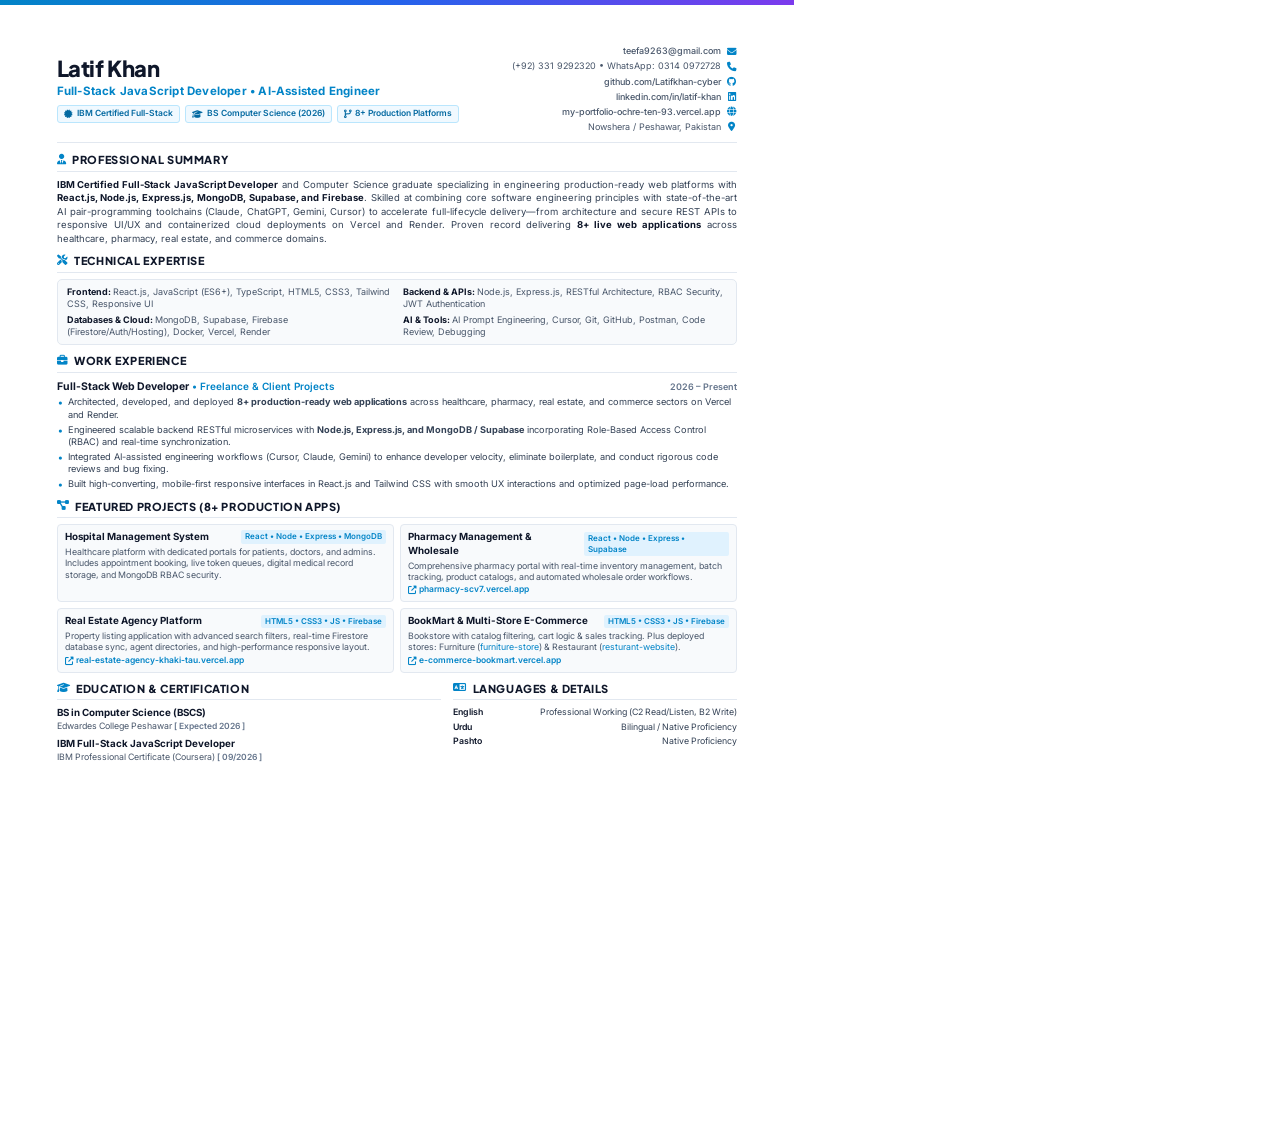
<file: cv.html>
<!DOCTYPE html>
<html lang="en">
<head>
  <meta charset="UTF-8" />
  <title>Latif Khan - Full-Stack Developer CV</title>
  <link rel="preconnect" href="https://fonts.googleapis.com" />
  <link rel="preconnect" href="https://fonts.gstatic.com" crossorigin />
  <link href="https://fonts.googleapis.com/css2?family=Inter:wght@300;400;500;600;700;800&family=Plus+Jakarta+Sans:wght@500;600;700;800&display=swap" rel="stylesheet" />
  <link rel="stylesheet" href="https://cdnjs.cloudflare.com/ajax/libs/font-awesome/6.5.0/css/all.min.css" />
  <style>
    @page {
      size: A4 portrait;
      margin: 0;
    }
    *, *::before, *::after {
      box-sizing: border-box;
      margin: 0;
      padding: 0;
    }
    html, body {
      width: 210mm;
      height: 297mm;
      background: #ffffff;
      color: #1e293b;
      font-family: 'Inter', sans-serif;
      font-size: 9.5px;
      line-height: 1.4;
      -webkit-print-color-adjust: exact;
      print-color-adjust: exact;
    }
    .cv-page {
      width: 210mm;
      height: 297mm;
      max-height: 297mm;
      padding: 12mm 15mm 10mm 15mm;
      margin: 0 auto;
      background: #ffffff;
      position: relative;
      overflow: hidden;
      display: flex;
      flex-direction: column;
      justify-content: space-between;
    }
    
    /* Top accent bar */
    .top-accent {
      position: absolute;
      top: 0;
      left: 0;
      right: 0;
      height: 5px;
      background: linear-gradient(90deg, #0284c7, #2563eb, #7c3aed);
    }

    /* Header */
    .cv-header {
      display: flex;
      justify-content: space-between;
      align-items: center;
      padding-bottom: 9px;
      border-bottom: 1.5px solid #e2e8f0;
      margin-bottom: 9px;
    }
    .header-left {
      flex: 1.1;
    }
    .name {
      font-family: 'Plus Jakarta Sans', sans-serif;
      font-size: 22px;
      font-weight: 800;
      color: #0f172a;
      letter-spacing: -0.4px;
      line-height: 1.1;
      margin-bottom: 3px;
    }
    .title {
      font-size: 11.5px;
      font-weight: 700;
      color: #0284c7;
      letter-spacing: 0.2px;
      margin-bottom: 6px;
    }
    .badges-row {
      display: flex;
      flex-wrap: wrap;
      gap: 5px;
    }
    .badge {
      display: inline-flex;
      align-items: center;
      gap: 4px;
      padding: 2px 6px;
      background: #f0f9ff;
      border: 1px solid #bae6fd;
      color: #0369a1;
      font-size: 8.5px;
      font-weight: 600;
      border-radius: 3px;
    }

    /* Contact details grid */
    .header-right {
      display: flex;
      flex-direction: column;
      gap: 2.5px;
      text-align: right;
      font-size: 9px;
      color: #475569;
    }
    .contact-item {
      display: inline-flex;
      align-items: center;
      justify-content: flex-end;
      gap: 5px;
    }
    .contact-item i {
      color: #0284c7;
      width: 11px;
      text-align: center;
      font-size: 9.5px;
    }
    .contact-item a {
      color: #475569;
      text-decoration: none;
      font-weight: 500;
    }

    /* Section Styling */
    .section {
      margin-bottom: 8px;
    }
    .section-title {
      font-family: 'Plus Jakarta Sans', sans-serif;
      font-size: 11px;
      font-weight: 800;
      color: #0f172a;
      text-transform: uppercase;
      letter-spacing: 0.6px;
      display: flex;
      align-items: center;
      gap: 6px;
      padding-bottom: 3px;
      border-bottom: 1px solid #e2e8f0;
      margin-bottom: 6px;
    }
    .section-title i {
      color: #0284c7;
      font-size: 10.5px;
    }

    /* Summary */
    .summary-text {
      color: #334155;
      font-size: 9.5px;
      line-height: 1.42;
      text-align: justify;
    }
    .summary-text strong {
      color: #0f172a;
      font-weight: 700;
    }

    /* Skills Grid */
    .skills-block {
      display: grid;
      grid-template-columns: 1fr 1fr;
      gap: 4px 12px;
      background: #f8fafc;
      padding: 6px 9px;
      border-radius: 5px;
      border: 1px solid #e2e8f0;
    }
    .skill-cat {
      font-size: 9px;
      line-height: 1.35;
    }
    .skill-cat-title {
      font-weight: 700;
      color: #0f172a;
    }
    .skill-cat-items {
      color: #475569;
    }

    /* Experience & Projects Items */
    .item-header {
      display: flex;
      justify-content: space-between;
      align-items: baseline;
      margin-bottom: 2px;
    }
    .item-title {
      font-size: 10.5px;
      font-weight: 700;
      color: #0f172a;
    }
    .item-company {
      font-size: 10px;
      font-weight: 600;
      color: #0284c7;
    }
    .item-date {
      font-size: 9px;
      font-weight: 600;
      color: #64748b;
    }
    
    .bullet-list {
      list-style: none;
      padding-left: 0;
    }
    .bullet-list li {
      position: relative;
      padding-left: 11px;
      margin-bottom: 2.5px;
      font-size: 9.2px;
      color: #334155;
      line-height: 1.35;
    }
    .bullet-list li::before {
      content: "•";
      position: absolute;
      left: 1px;
      color: #0284c7;
      font-weight: bold;
      font-size: 10px;
    }

    /* Projects Grid */
    .projects-container {
      display: grid;
      grid-template-columns: 1fr 1fr;
      gap: 6px;
    }
    .project-entry {
      padding: 5px 7px;
      background: #f8fafc;
      border-radius: 4px;
      border: 1px solid #e2e8f0;
    }
    .project-entry-top {
      display: flex;
      justify-content: space-between;
      align-items: center;
      margin-bottom: 2px;
    }
    .project-name {
      font-size: 9.8px;
      font-weight: 700;
      color: #0f172a;
    }
    .project-tech {
      font-size: 8px;
      font-weight: 600;
      color: #0284c7;
      background: #e0f2fe;
      padding: 1px 4px;
      border-radius: 2px;
    }
    .project-desc {
      font-size: 8.8px;
      color: #475569;
      line-height: 1.3;
    }
    .project-link-badge {
      display: inline-flex;
      align-items: center;
      gap: 2px;
      font-size: 8.5px;
      color: #0284c7;
      text-decoration: none;
      font-weight: 600;
      margin-top: 2px;
    }

    /* Multi-column layout for Education / Certs / Languages */
    .two-col-layout {
      display: grid;
      grid-template-columns: 1.15fr 0.85fr;
      gap: 12px;
    }

    .edu-cert-entry {
      margin-bottom: 4px;
    }
    .edu-cert-title {
      font-size: 9.8px;
      font-weight: 700;
      color: #0f172a;
    }
    .edu-cert-sub {
      font-size: 8.8px;
      color: #475569;
    }
    .edu-cert-date {
      font-size: 8.5px;
      font-weight: 600;
      color: #64748b;
    }
    
    .lang-item {
      display: flex;
      justify-content: space-between;
      font-size: 8.8px;
      margin-bottom: 2px;
      color: #334155;
    }
    .lang-name {
      font-weight: 600;
      color: #0f172a;
    }
  </style>
</head>
<body>

  <div class="cv-page">
    <div class="top-accent"></div>

    <!-- MAIN BODY WRAPPER -->
    <div>
      <!-- HEADER -->
      <header class="cv-header">
        <div class="header-left">
          <h1 class="name">Latif Khan</h1>
          <div class="title">Full-Stack JavaScript Developer &bull; AI-Assisted Engineer</div>
          <div class="badges-row">
            <span class="badge"><i class="fas fa-certificate"></i> IBM Certified Full-Stack</span>
            <span class="badge"><i class="fas fa-graduation-cap"></i> BS Computer Science (2026)</span>
            <span class="badge"><i class="fas fa-code-branch"></i> 8+ Production Platforms</span>
          </div>
        </div>
        <div class="header-right">
          <div class="contact-item">
            <a href="mailto:teefa9263@gmail.com">teefa9263@gmail.com</a>
            <i class="fas fa-envelope"></i>
          </div>
          <div class="contact-item">
            <span>(+92) 331 9292320 &bull; WhatsApp: 0314 0972728</span>
            <i class="fas fa-phone"></i>
          </div>
          <div class="contact-item">
            <a href="https://github.com/Latifkhan-cyber" target="_blank">github.com/Latifkhan-cyber</a>
            <i class="fab fa-github"></i>
          </div>
          <div class="contact-item">
            <a href="https://linkedin.com/in/latif-khan" target="_blank">linkedin.com/in/latif-khan</a>
            <i class="fab fa-linkedin"></i>
          </div>
          <div class="contact-item">
            <a href="https://my-portfolio-ochre-ten-93.vercel.app" target="_blank">my-portfolio-ochre-ten-93.vercel.app</a>
            <i class="fas fa-globe"></i>
          </div>
          <div class="contact-item">
            <span>Nowshera / Peshawar, Pakistan</span>
            <i class="fas fa-map-marker-alt"></i>
          </div>
        </div>
      </header>

      <!-- PROFESSIONAL SUMMARY -->
      <section class="section">
        <h2 class="section-title"><i class="fas fa-user-tie"></i> Professional Summary</h2>
        <p class="summary-text">
          <strong>IBM Certified Full-Stack JavaScript Developer</strong> and Computer Science graduate specializing in engineering production-ready web platforms with <strong>React.js, Node.js, Express.js, MongoDB, Supabase, and Firebase</strong>. Skilled at combining core software engineering principles with state-of-the-art AI pair-programming toolchains (Claude, ChatGPT, Gemini, Cursor) to accelerate full-lifecycle delivery—from architecture and secure REST APIs to responsive UI/UX and containerized cloud deployments on Vercel and Render. Proven record delivering <strong>8+ live web applications</strong> across healthcare, pharmacy, real estate, and commerce domains.
        </p>
      </section>

      <!-- TECHNICAL SKILLS -->
      <section class="section">
        <h2 class="section-title"><i class="fas fa-tools"></i> Technical Expertise</h2>
        <div class="skills-block">
          <div class="skill-cat">
            <span class="skill-cat-title">Frontend: </span>
            <span class="skill-cat-items">React.js, JavaScript (ES6+), TypeScript, HTML5, CSS3, Tailwind CSS, Responsive UI</span>
          </div>
          <div class="skill-cat">
            <span class="skill-cat-title">Backend & APIs: </span>
            <span class="skill-cat-items">Node.js, Express.js, RESTful Architecture, RBAC Security, JWT Authentication</span>
          </div>
          <div class="skill-cat">
            <span class="skill-cat-title">Databases & Cloud: </span>
            <span class="skill-cat-items">MongoDB, Supabase, Firebase (Firestore/Auth/Hosting), Docker, Vercel, Render</span>
          </div>
          <div class="skill-cat">
            <span class="skill-cat-title">AI & Tools: </span>
            <span class="skill-cat-items">AI Prompt Engineering, Cursor, Git, GitHub, Postman, Code Review, Debugging</span>
          </div>
        </div>
      </section>

      <!-- WORK EXPERIENCE -->
      <section class="section">
        <h2 class="section-title"><i class="fas fa-briefcase"></i> Work Experience</h2>
        <div>
          <div class="item-header">
            <div>
              <span class="item-title">Full-Stack Web Developer</span>
              <span class="item-company">&bull; Freelance &amp; Client Projects</span>
            </div>
            <span class="item-date">2026 – Present</span>
          </div>
          <ul class="bullet-list">
            <li>Architected, developed, and deployed <strong>8+ production-ready web applications</strong> across healthcare, pharmacy, real estate, and commerce sectors on Vercel and Render.</li>
            <li>Engineered scalable backend RESTful microservices with <strong>Node.js, Express.js, and MongoDB / Supabase</strong> incorporating Role-Based Access Control (RBAC) and real-time synchronization.</li>
            <li>Integrated AI-assisted engineering workflows (Cursor, Claude, Gemini) to enhance developer velocity, eliminate boilerplate, and conduct rigorous code reviews and bug fixing.</li>
            <li>Built high-converting, mobile-first responsive interfaces in React.js and Tailwind CSS with smooth UX interactions and optimized page-load performance.</li>
          </ul>
        </div>
      </section>

      <!-- FEATURED PROJECTS -->
      <section class="section">
        <h2 class="section-title"><i class="fas fa-project-diagram"></i> Featured Projects (8+ Production Apps)</h2>
        <div class="projects-container">
          
          <div class="project-entry">
            <div class="project-entry-top">
              <span class="project-name">Hospital Management System</span>
              <span class="project-tech">React &bull; Node &bull; Express &bull; MongoDB</span>
            </div>
            <p class="project-desc">
              Healthcare platform with dedicated portals for patients, doctors, and admins. Includes appointment booking, live token queues, digital medical record storage, and MongoDB RBAC security.
            </p>
          </div>

          <div class="project-entry">
            <div class="project-entry-top">
              <span class="project-name">Pharmacy Management &amp; Wholesale</span>
              <span class="project-tech">React &bull; Node &bull; Express &bull; Supabase</span>
            </div>
            <p class="project-desc">
              Comprehensive pharmacy portal with real-time inventory management, batch tracking, product catalogs, and automated wholesale order workflows.
            </p>
            <a href="https://pharmacy-scv7.vercel.app/" target="_blank" class="project-link-badge"><i class="fas fa-external-link-alt"></i> pharmacy-scv7.vercel.app</a>
          </div>

          <div class="project-entry">
            <div class="project-entry-top">
              <span class="project-name">Real Estate Agency Platform</span>
              <span class="project-tech">HTML5 &bull; CSS3 &bull; JS &bull; Firebase</span>
            </div>
            <p class="project-desc">
              Property listing application with advanced search filters, real-time Firestore database sync, agent directories, and high-performance responsive layout.
            </p>
            <a href="https://real-estate-agency-khaki-tau.vercel.app/" target="_blank" class="project-link-badge"><i class="fas fa-external-link-alt"></i> real-estate-agency-khaki-tau.vercel.app</a>
          </div>

          <div class="project-entry">
            <div class="project-entry-top">
              <span class="project-name">BookMart &amp; Multi-Store E-Commerce</span>
              <span class="project-tech">HTML5 &bull; CSS3 &bull; JS &bull; Firebase</span>
            </div>
            <p class="project-desc">
              Bookstore with catalog filtering, cart logic &amp; sales tracking. Plus deployed stores: Furniture (<a href="https://furniture-store-three-kohl.vercel.app/" target="_blank" style="color:#0284c7; text-decoration:none;">furniture-store</a>) &amp; Restaurant (<a href="https://resturant-website-six-eta.vercel.app/" target="_blank" style="color:#0284c7; text-decoration:none;">resturant-website</a>).
            </p>
            <a href="https://e-commerce-bookmart.vercel.app/" target="_blank" class="project-link-badge"><i class="fas fa-external-link-alt"></i> e-commerce-bookmart.vercel.app</a>
          </div>

        </div>
      </section>

      <!-- EDUCATION, CERTIFICATIONS & LANGUAGES -->
      <div class="two-col-layout">
        <!-- Education & Certification -->
        <section class="section" style="margin-bottom:0;">
          <h2 class="section-title"><i class="fas fa-graduation-cap"></i> Education &amp; Certification</h2>
          
          <div class="edu-cert-entry">
            <div class="edu-cert-title">BS in Computer Science (BSCS)</div>
            <div class="edu-cert-sub">Edwardes College Peshawar <span class="edu-cert-date">[ Expected 2026 ]</span></div>
          </div>

          <div class="edu-cert-entry">
            <div class="edu-cert-title">IBM Full-Stack JavaScript Developer</div>
            <div class="edu-cert-sub">IBM Professional Certificate (Coursera) <span class="edu-cert-date">[ 09/2026 ]</span></div>
          </div>
        </section>

        <!-- Languages & Details -->
        <section class="section" style="margin-bottom:0;">
          <h2 class="section-title"><i class="fas fa-language"></i> Languages &amp; Details</h2>
          <div class="lang-item">
            <span class="lang-name">English</span>
            <span>Professional Working (C2 Read/Listen, B2 Write)</span>
          </div>
          <div class="lang-item">
            <span class="lang-name">Urdu</span>
            <span>Bilingual / Native Proficiency</span>
          </div>
          <div class="lang-item">
            <span class="lang-name">Pashto</span>
            <span>Native Proficiency</span>
          </div>
        </section>
      </div>

    </div>

  </div>

</body>
</html>
</file>
